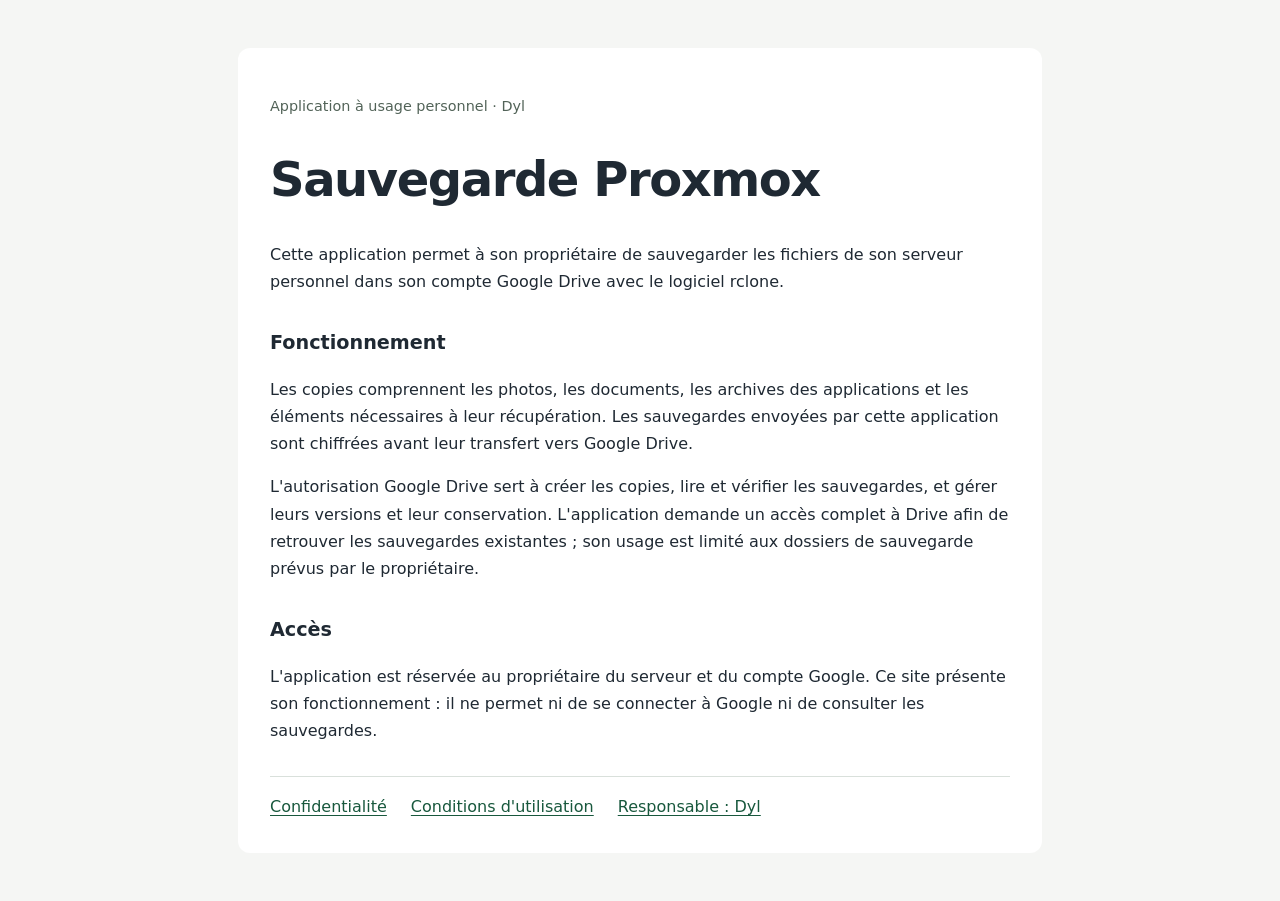
<file: index.html>
<!doctype html>
<html lang="fr">
<head>
  <meta charset="utf-8">
  <meta name="viewport" content="width=device-width, initial-scale=1">
  <meta name="description" content="Présentation de Sauvegarde Proxmox, une application privée de copie de fichiers vers Google Drive.">
  <title>Sauvegarde Proxmox</title>
  <link rel="stylesheet" href="style.css">
</head>
<body>
  <main>
    <p class="eyebrow">Application à usage personnel · Dyl</p>
    <h1>Sauvegarde Proxmox</h1>
    <p>Cette application permet à son propriétaire de sauvegarder les fichiers de son serveur personnel dans son compte Google Drive avec le logiciel rclone.</p>
    <h2>Fonctionnement</h2>
    <p>Les copies comprennent les photos, les documents, les archives des applications et les éléments nécessaires à leur récupération. Les sauvegardes envoyées par cette application sont chiffrées avant leur transfert vers Google Drive.</p>
    <p>L'autorisation Google Drive sert à créer les copies, lire et vérifier les sauvegardes, et gérer leurs versions et leur conservation. L'application demande un accès complet à Drive afin de retrouver les sauvegardes existantes ; son usage est limité aux dossiers de sauvegarde prévus par le propriétaire.</p>
    <h2>Accès</h2>
    <p>L'application est réservée au propriétaire du serveur et du compte Google. Ce site présente son fonctionnement : il ne permet ni de se connecter à Google ni de consulter les sauvegardes.</p>
    <nav aria-label="Informations"><a href="privacy.html">Confidentialité</a><a href="terms.html">Conditions d'utilisation</a><a href="https://github.com/Dyl7331">Responsable : Dyl</a></nav>
  </main>
</body>
</html>
</file>
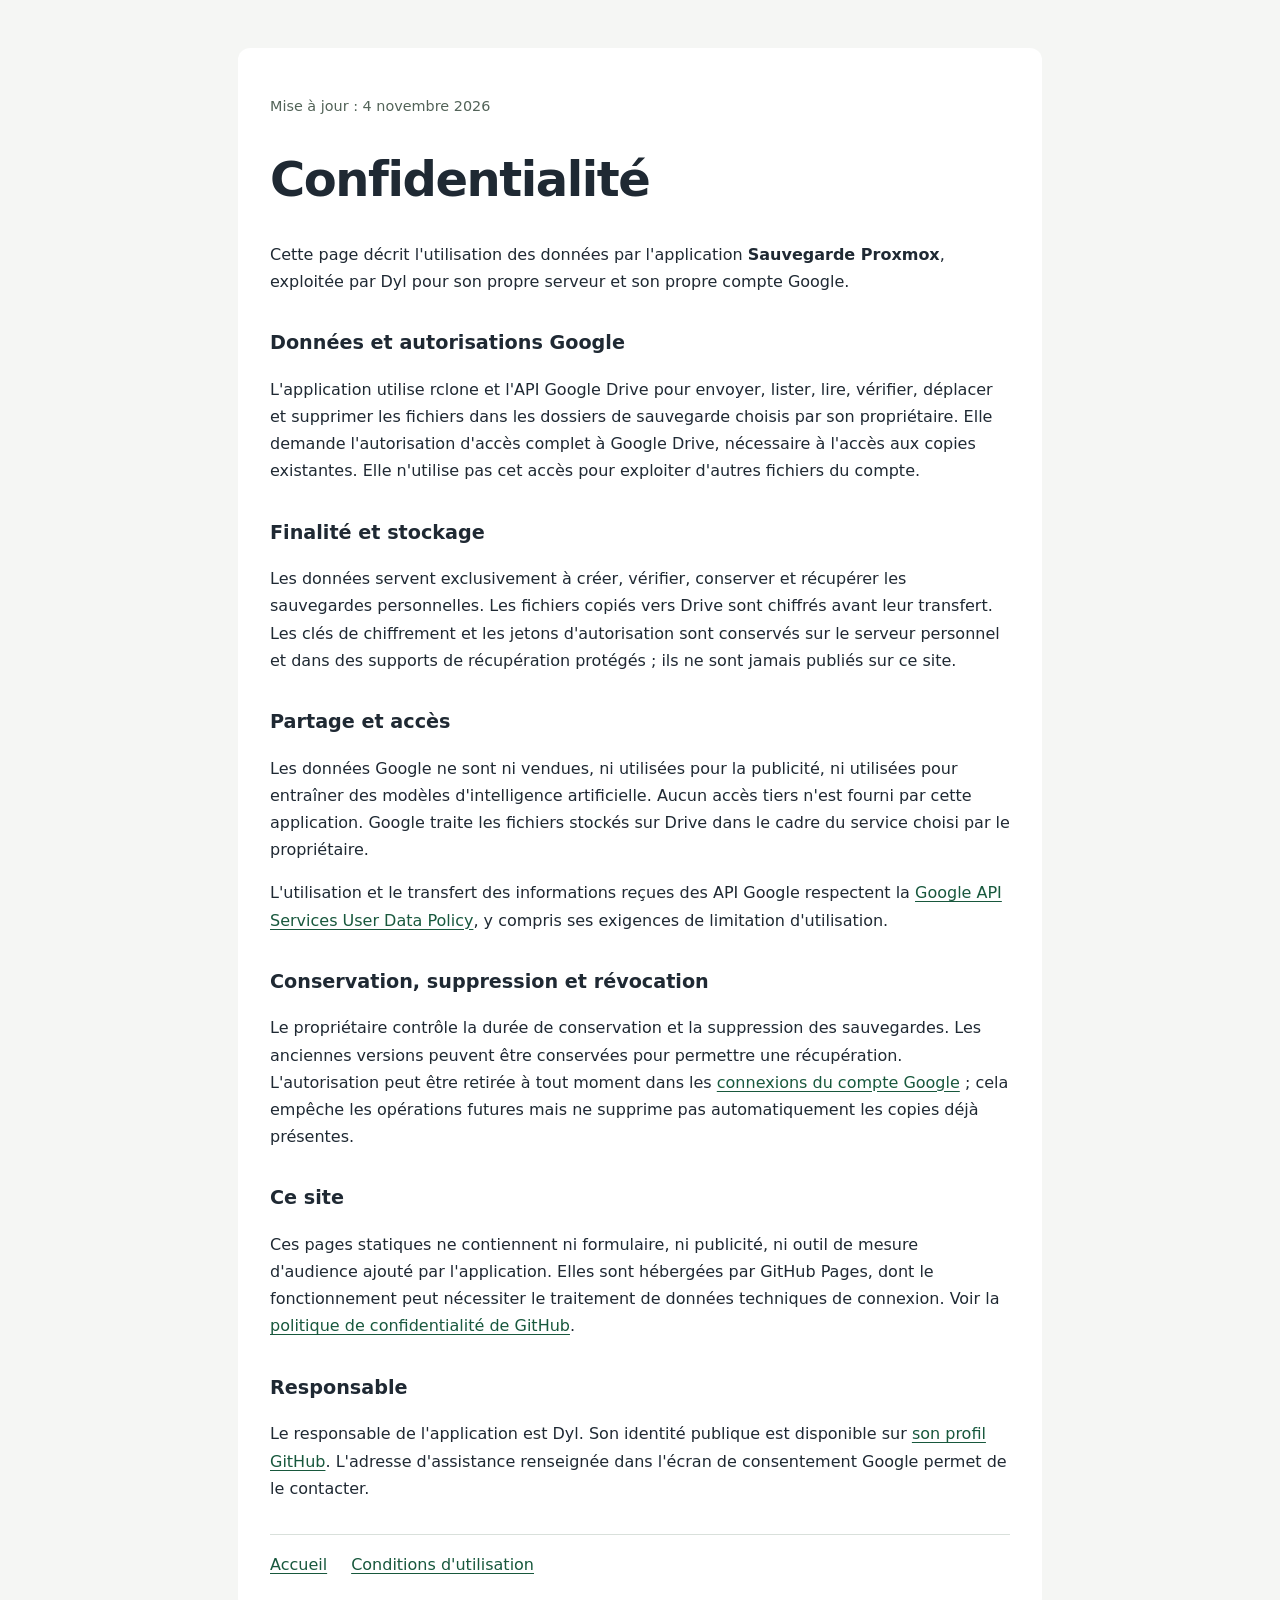
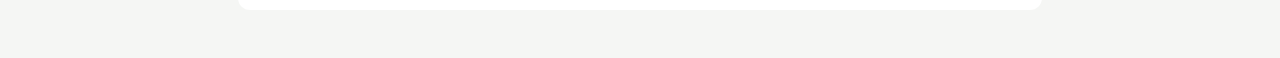
<file: privacy.html>
<!doctype html>
<html lang="fr">
<head>
  <meta charset="utf-8">
  <meta name="viewport" content="width=device-width, initial-scale=1">
  <title>Confidentialité — Sauvegarde Proxmox</title>
  <link rel="stylesheet" href="style.css">
</head>
<body>
  <main>
    <p class="eyebrow">Mise à jour : 4 novembre 2026</p>
    <h1>Confidentialité</h1>
    <p>Cette page décrit l'utilisation des données par l'application <strong>Sauvegarde Proxmox</strong>, exploitée par Dyl pour son propre serveur et son propre compte Google.</p>
    <h2>Données et autorisations Google</h2>
    <p>L'application utilise rclone et l'API Google Drive pour envoyer, lister, lire, vérifier, déplacer et supprimer les fichiers dans les dossiers de sauvegarde choisis par son propriétaire. Elle demande l'autorisation d'accès complet à Google Drive, nécessaire à l'accès aux copies existantes. Elle n'utilise pas cet accès pour exploiter d'autres fichiers du compte.</p>
    <h2>Finalité et stockage</h2>
    <p>Les données servent exclusivement à créer, vérifier, conserver et récupérer les sauvegardes personnelles. Les fichiers copiés vers Drive sont chiffrés avant leur transfert. Les clés de chiffrement et les jetons d'autorisation sont conservés sur le serveur personnel et dans des supports de récupération protégés ; ils ne sont jamais publiés sur ce site.</p>
    <h2>Partage et accès</h2>
    <p>Les données Google ne sont ni vendues, ni utilisées pour la publicité, ni utilisées pour entraîner des modèles d'intelligence artificielle. Aucun accès tiers n'est fourni par cette application. Google traite les fichiers stockés sur Drive dans le cadre du service choisi par le propriétaire.</p>
    <p>L'utilisation et le transfert des informations reçues des API Google respectent la <a href="https://developers.google.com/terms/api-services-user-data-policy">Google API Services User Data Policy</a>, y compris ses exigences de limitation d'utilisation.</p>
    <h2>Conservation, suppression et révocation</h2>
    <p>Le propriétaire contrôle la durée de conservation et la suppression des sauvegardes. Les anciennes versions peuvent être conservées pour permettre une récupération. L'autorisation peut être retirée à tout moment dans les <a href="https://myaccount.google.com/connections">connexions du compte Google</a> ; cela empêche les opérations futures mais ne supprime pas automatiquement les copies déjà présentes.</p>
    <h2>Ce site</h2>
    <p>Ces pages statiques ne contiennent ni formulaire, ni publicité, ni outil de mesure d'audience ajouté par l'application. Elles sont hébergées par GitHub Pages, dont le fonctionnement peut nécessiter le traitement de données techniques de connexion. Voir la <a href="https://docs.github.com/en/site-policy/privacy-policies/github-general-privacy-statement">politique de confidentialité de GitHub</a>.</p>
    <h2>Responsable</h2>
    <p>Le responsable de l'application est Dyl. Son identité publique est disponible sur <a href="https://github.com/Dyl7331">son profil GitHub</a>. L'adresse d'assistance renseignée dans l'écran de consentement Google permet de le contacter.</p>
    <nav aria-label="Informations"><a href="index.html">Accueil</a><a href="terms.html">Conditions d'utilisation</a></nav>
  </main>
</body>
</html>
</file>
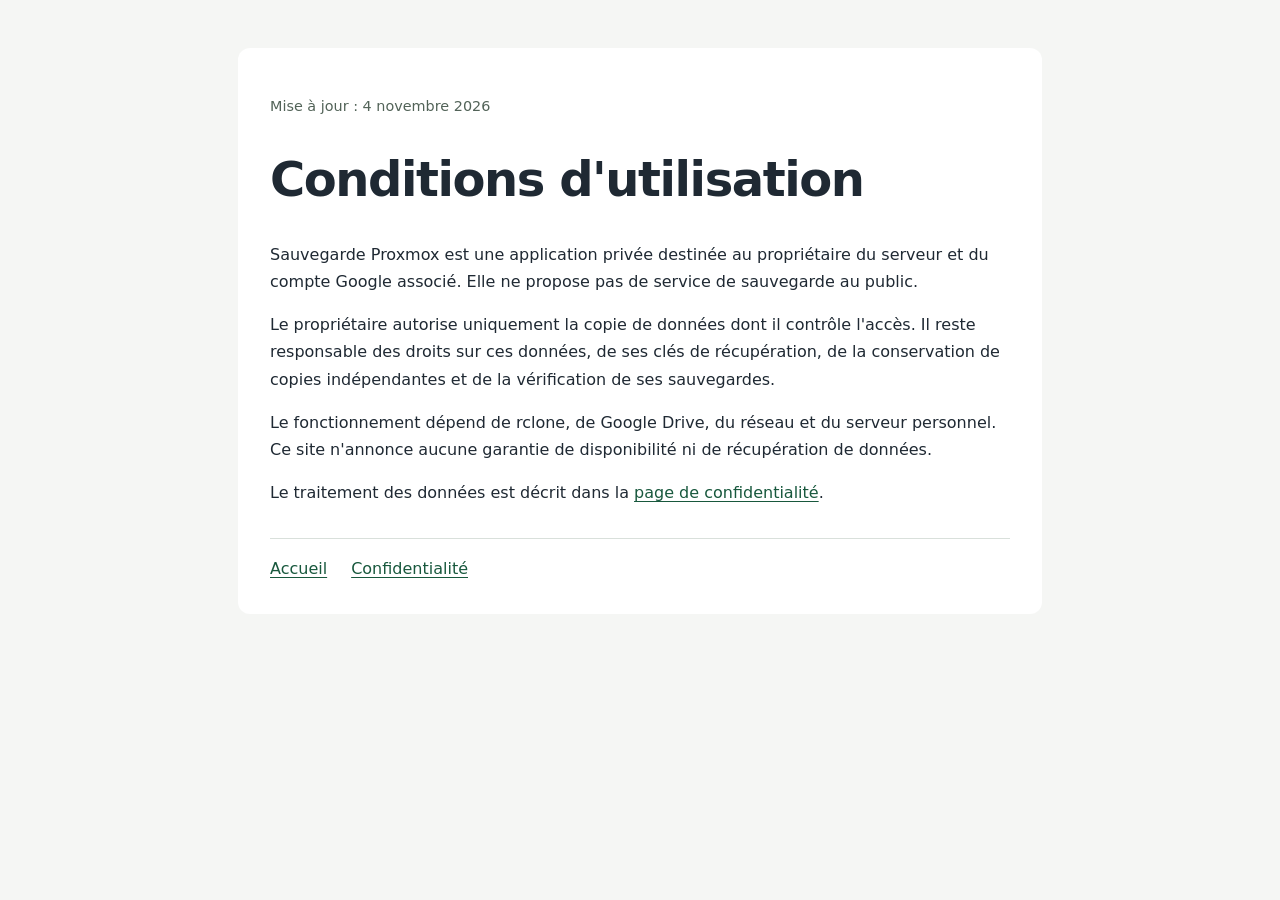
<file: terms.html>
<!doctype html>
<html lang="fr">
<head>
  <meta charset="utf-8">
  <meta name="viewport" content="width=device-width, initial-scale=1">
  <title>Conditions d'utilisation — Sauvegarde Proxmox</title>
  <link rel="stylesheet" href="style.css">
</head>
<body>
  <main>
    <p class="eyebrow">Mise à jour : 4 novembre 2026</p>
    <h1>Conditions d'utilisation</h1>
    <p>Sauvegarde Proxmox est une application privée destinée au propriétaire du serveur et du compte Google associé. Elle ne propose pas de service de sauvegarde au public.</p>
    <p>Le propriétaire autorise uniquement la copie de données dont il contrôle l'accès. Il reste responsable des droits sur ces données, de ses clés de récupération, de la conservation de copies indépendantes et de la vérification de ses sauvegardes.</p>
    <p>Le fonctionnement dépend de rclone, de Google Drive, du réseau et du serveur personnel. Ce site n'annonce aucune garantie de disponibilité ni de récupération de données.</p>
    <p>Le traitement des données est décrit dans la <a href="privacy.html">page de confidentialité</a>.</p>
    <nav aria-label="Informations"><a href="index.html">Accueil</a><a href="privacy.html">Confidentialité</a></nav>
  </main>
</body>
</html>
</file>
<file: style.css>
:root { color-scheme: light dark; font-family: system-ui, sans-serif; line-height: 1.7; color: #1f2933; background: #f5f6f4; }
body { margin: 0; }
main { max-width: 740px; margin: 48px auto; padding: 32px; background: #fff; border-radius: 12px; }
.eyebrow { color: #526358; font-size: .9rem; }
h1 { line-height: 1.2; letter-spacing: -.03em; font-size: clamp(2rem, 6vw, 3rem); }
h2 { font-size: 1.2rem; margin-top: 2rem; }
a { color: #18583d; text-underline-offset: .2em; }
nav { display: flex; flex-wrap: wrap; gap: 12px 24px; margin-top: 2rem; padding-top: 1rem; border-top: 1px solid #d9e0db; }
@media (max-width: 800px) { main { margin: 0; padding: 24px; border-radius: 0; } }
@media (prefers-color-scheme: dark) { :root { color: #e5e9e6; background: #111815; } main { background: #1b2420; } .eyebrow { color: #a3b9a9; } a { color: #a0dab9; } nav { border-color: #3a4a40; } }
</file>
